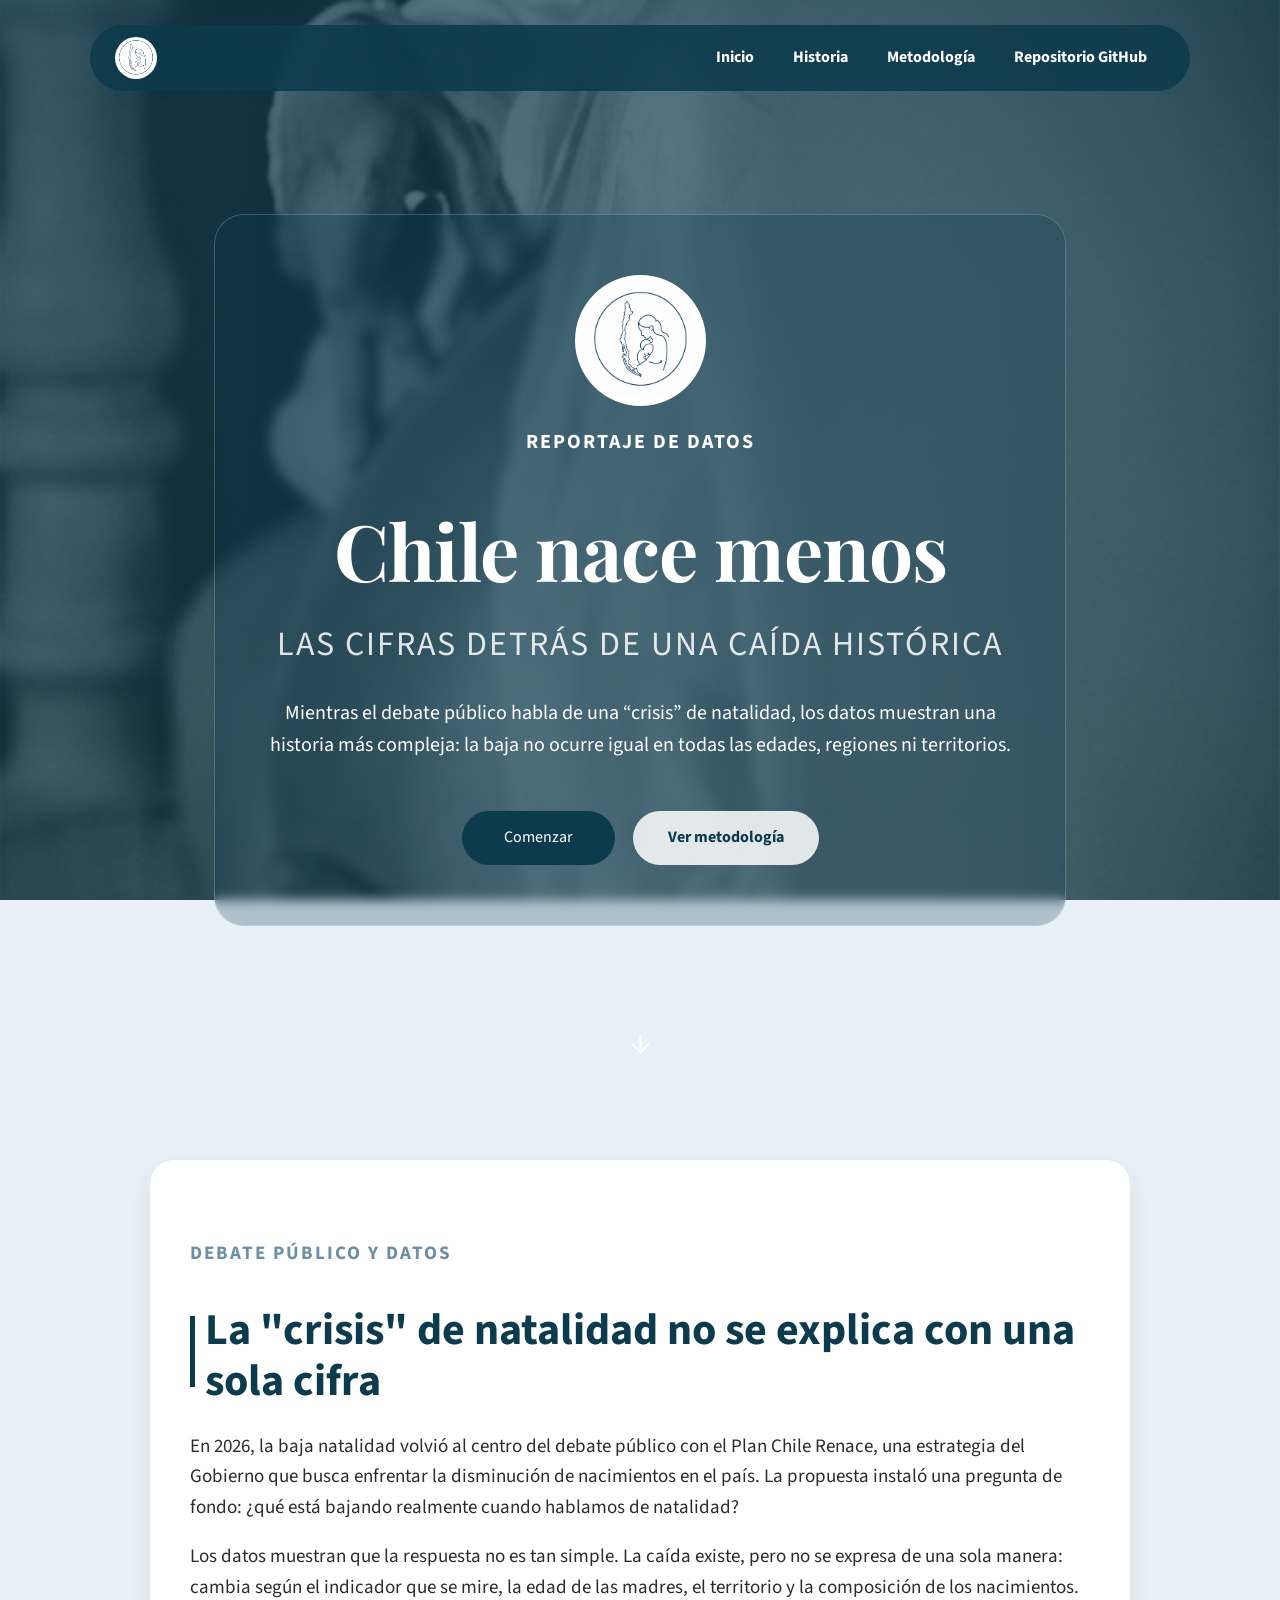
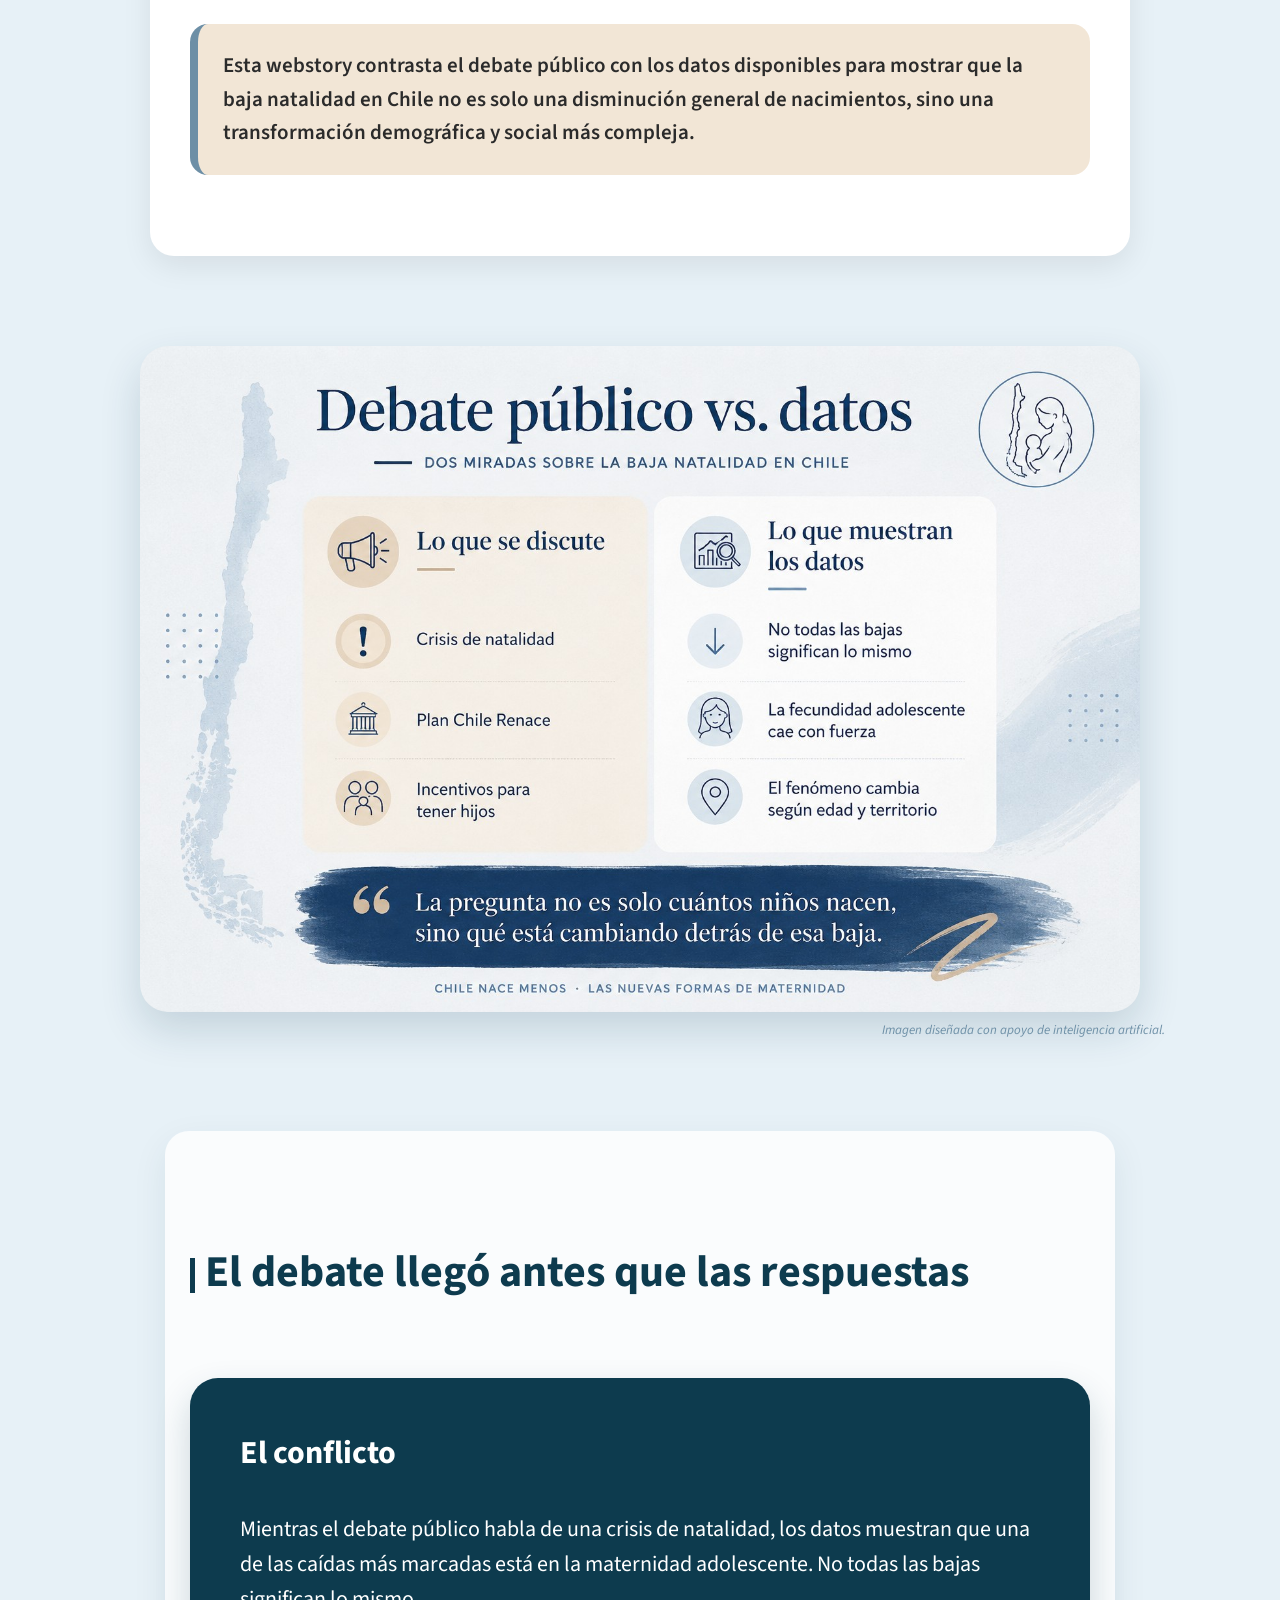
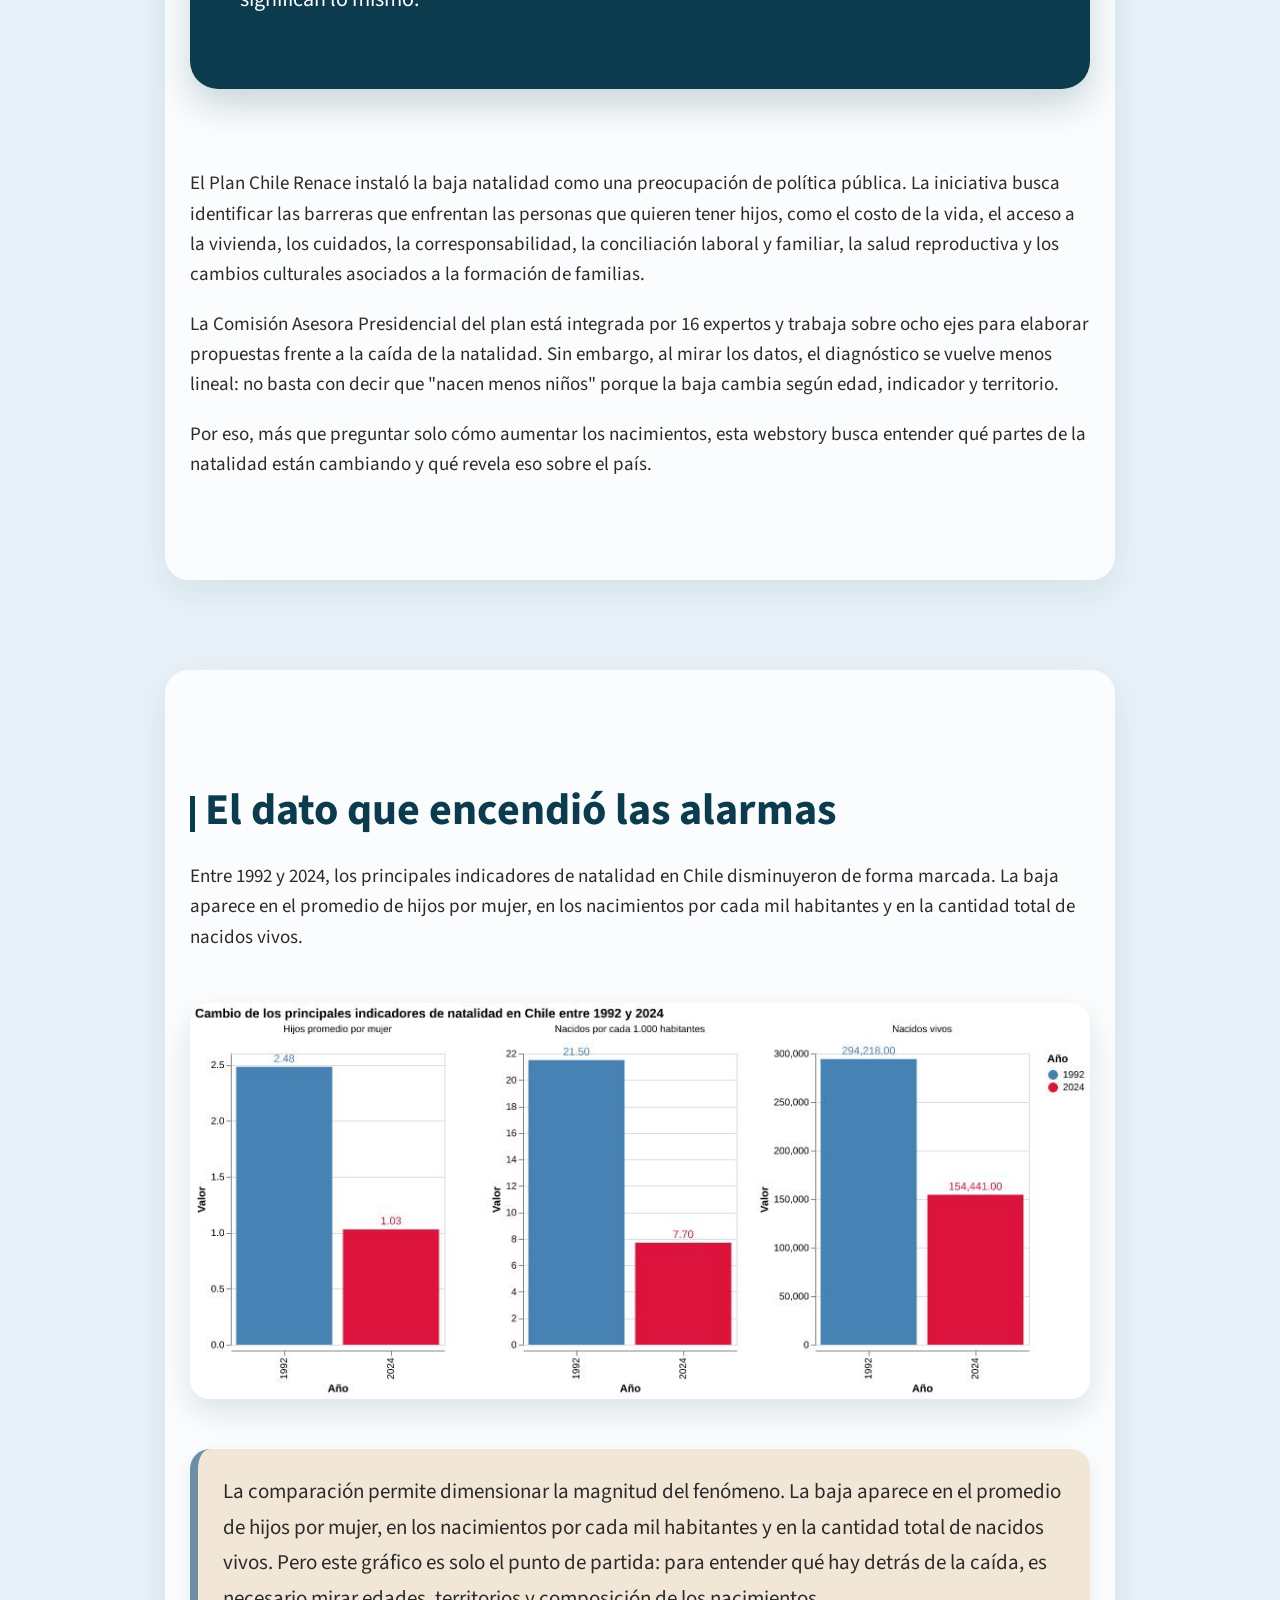
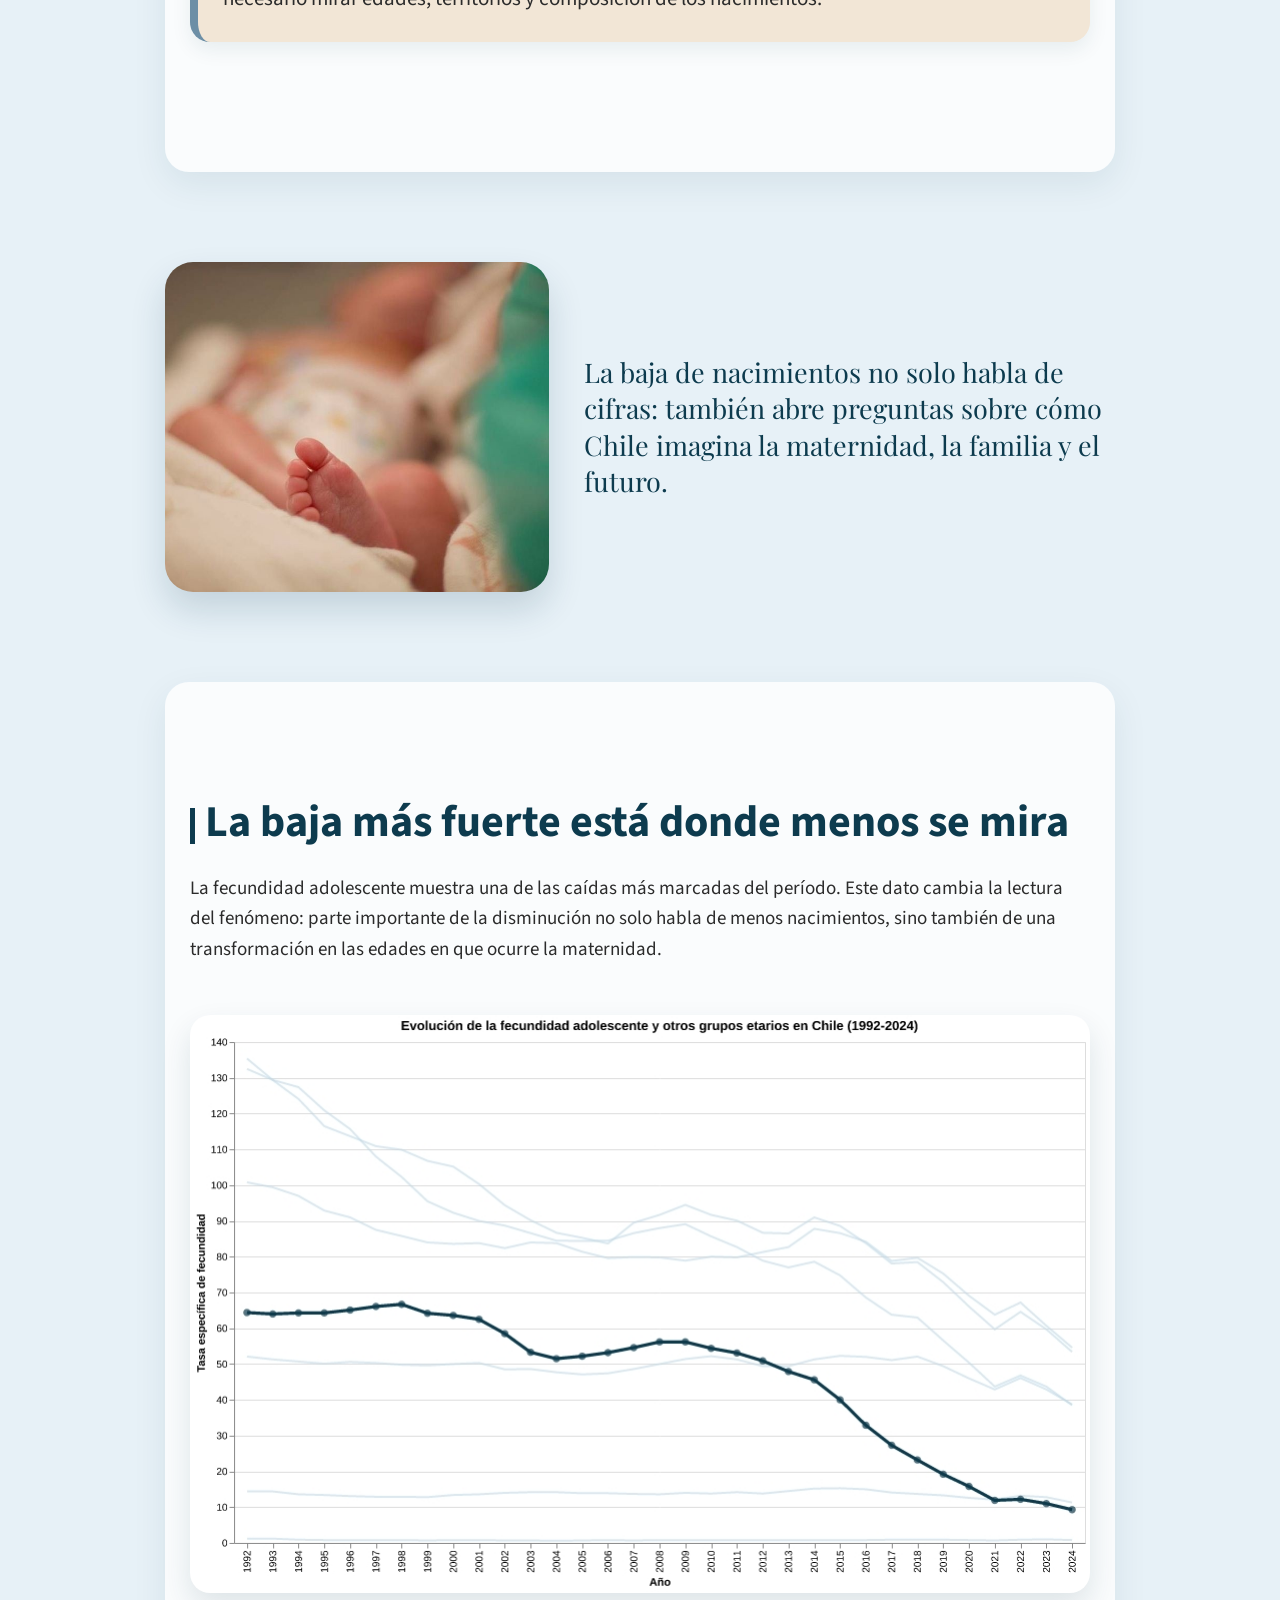
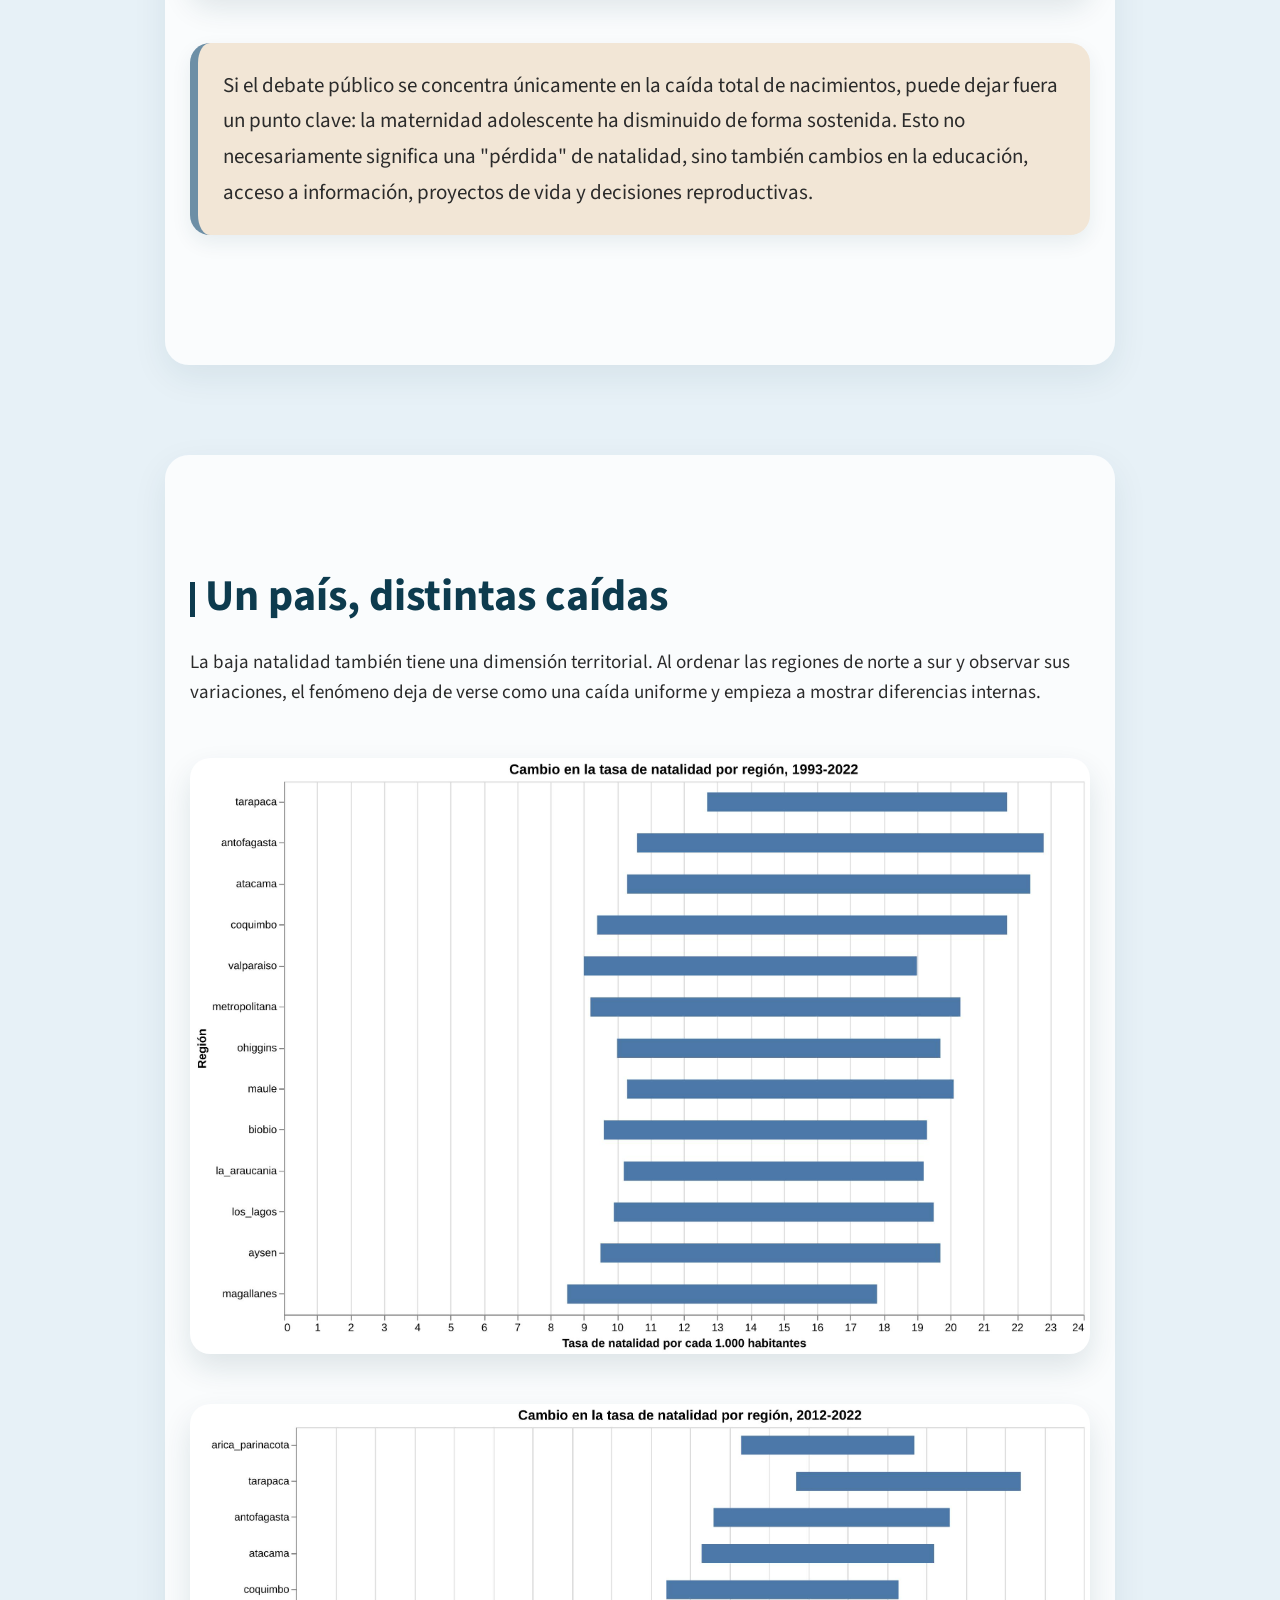
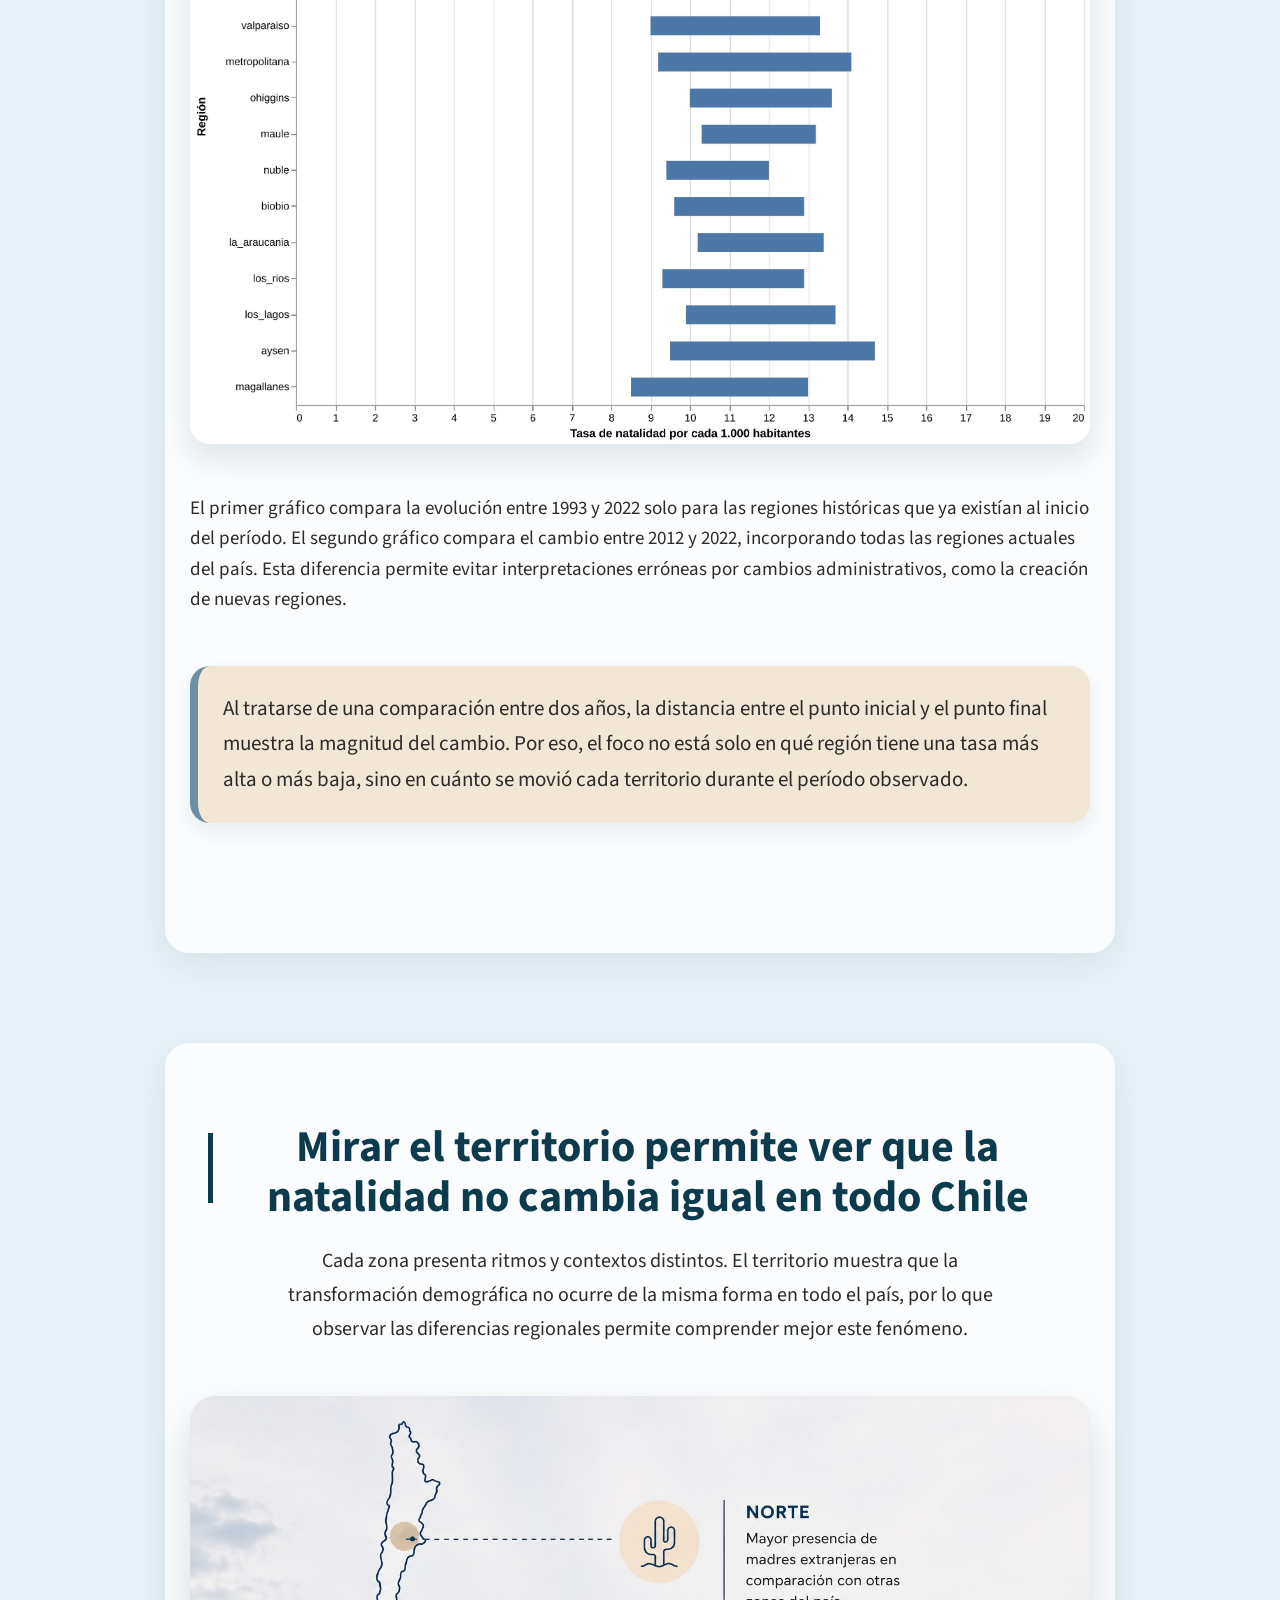
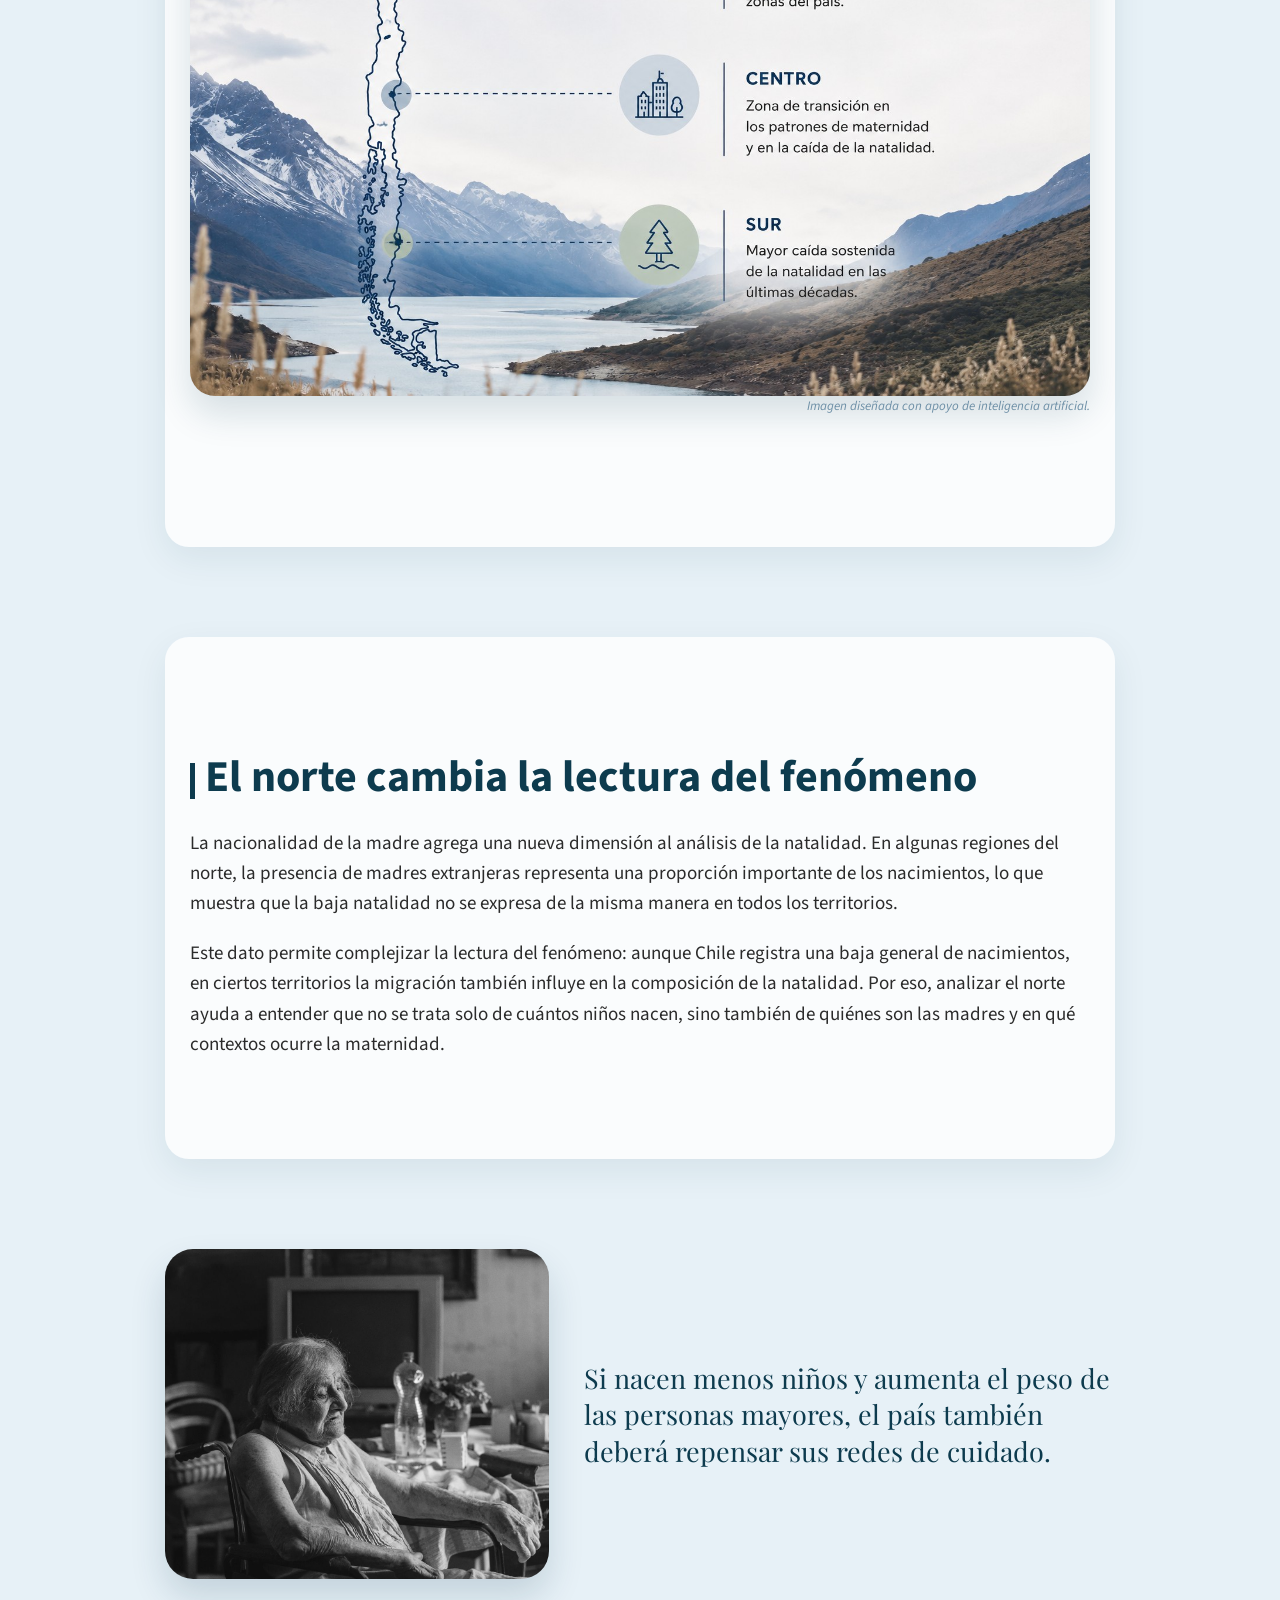
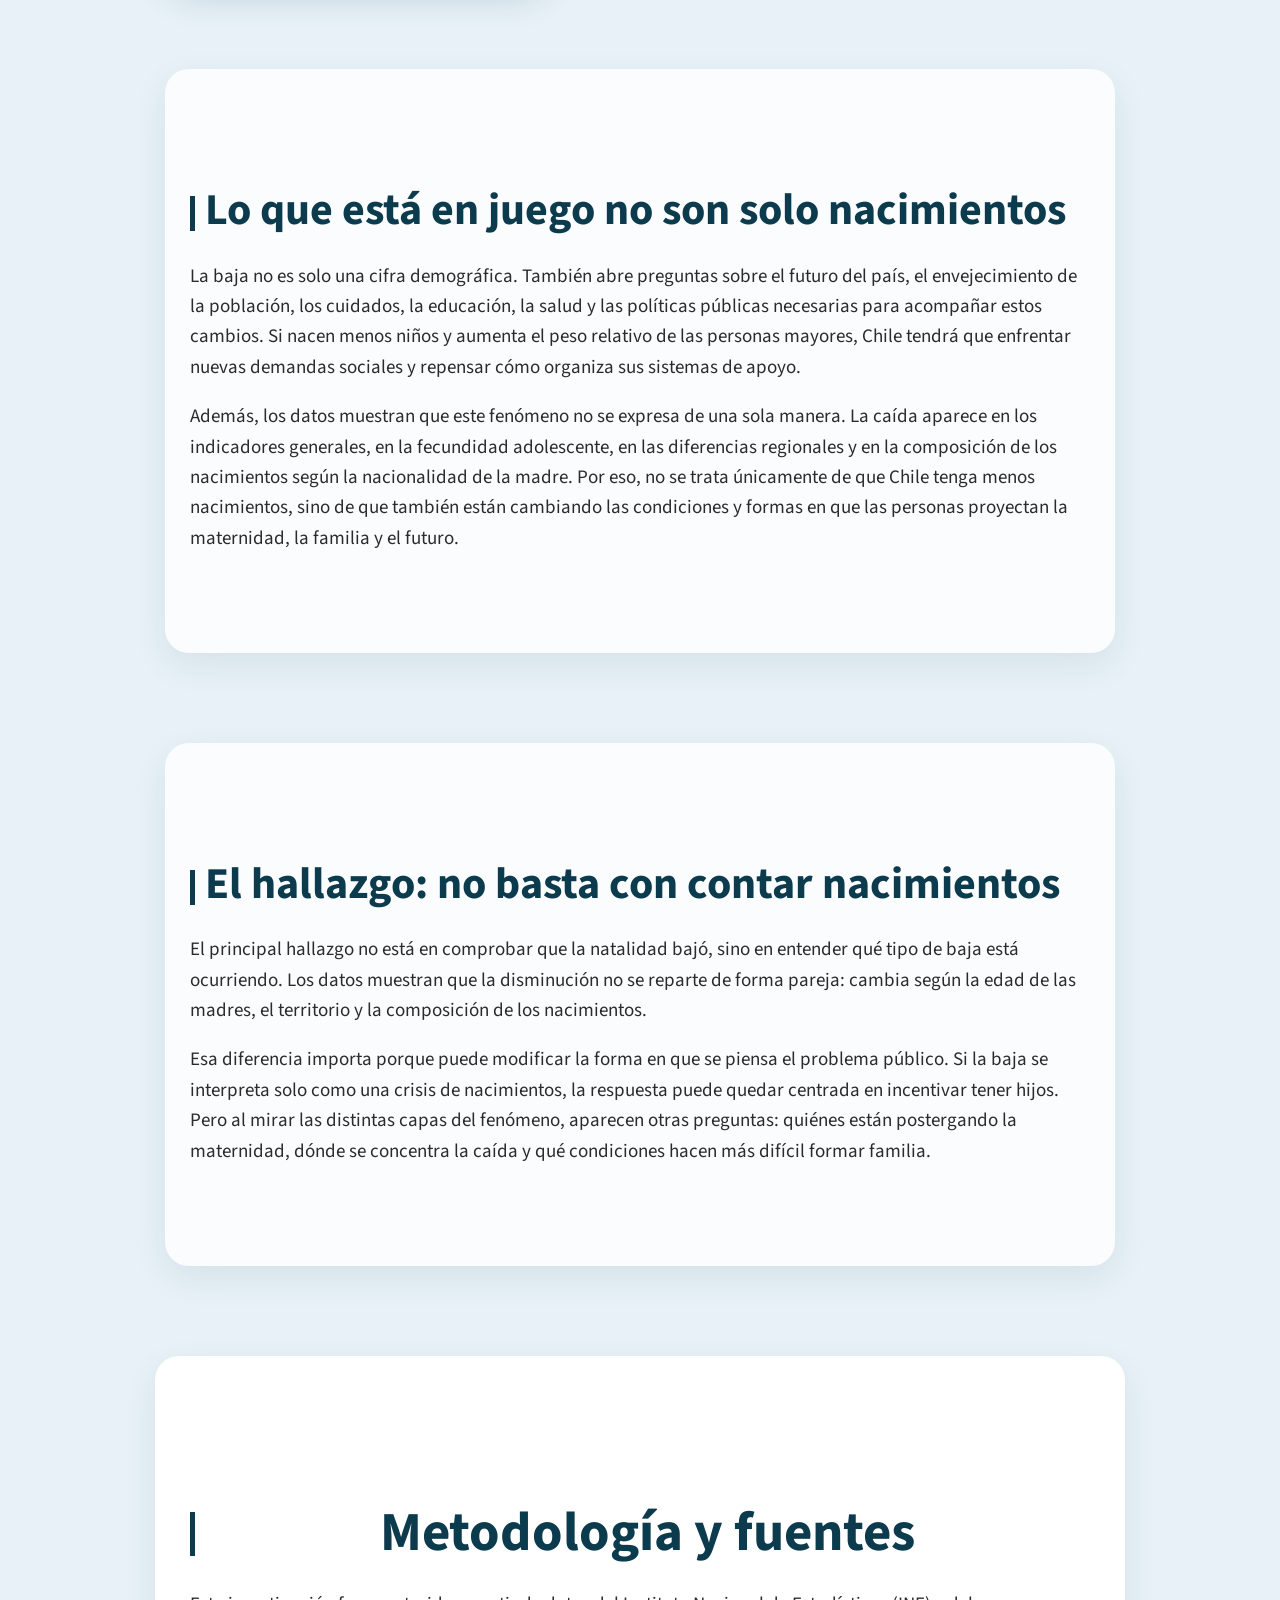
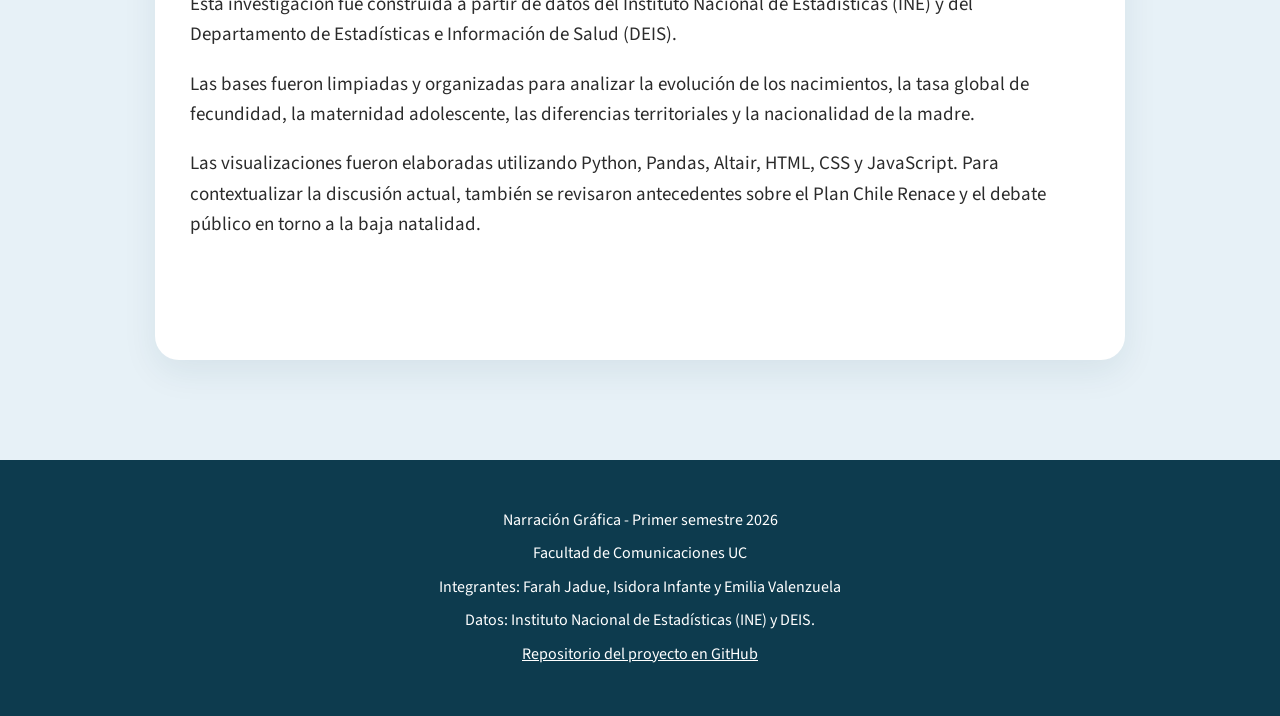
<file: docs/index.html>
<!DOCTYPE html>
<html lang="es">
<head>
    <meta charset="UTF-8">
    <meta name="viewport" content="width=device-width, initial-scale=1.0">
    <title>Chile nace menos</title>
    <link href="https://fonts.googleapis.com/css2?family=Playfair+Display:wght@600;700&family=Source+Sans+3:wght@300;400;600;700&display=swap" rel="stylesheet">
    <link rel="stylesheet" href="style.css">
    <link rel="icon" href="img/logo-fondo-blanco.jpg">
</head>


<body>

<div class="barra-progreso" id="barraProgreso"></div>

<header class="hero" id="inicio">

    <nav class="menu">
        <img class="logo-menu" src="img/logo-fondo-blanco.jpg" alt="Logo Chile nace menos">
        <div>
            <a href="#inicio">Inicio</a>
            <a href="#historia">Historia</a>
            <a href="#metodologia">Metodología</a>
            <a href="https://github.com/emiliavalenzuela/repo_proyecto_equipo-natalidad"
               target="_blank">
               Repositorio GitHub
            </a>
        </div>
    </nav>

    <div class="hero-contenido">
        <img class="logo-hero" src="img/logo-fondo-blanco.jpg" alt="Logo Chile nace menos">

        <p class="volanta">Reportaje de datos</p>
       
        <h1>Chile nace menos</h1>

        <h2>Las cifras detrás de una caída histórica</h2>
        
        <p class="bajada">
            Mientras el debate público habla de una “crisis” de natalidad, los datos muestran una historia más compleja: la baja no ocurre igual en todas las edades, regiones ni territorios.
        </p>
        
        <div class="botones-hero">
            <a href="#historia" class="boton">Comenzar</a>
            <a href="#metodologia" class="boton-secundario">Ver metodología</a>
        </div>
    </div>
</header>

<main id="historia">

 <section class="intro">
    <p class="volanta">Debate público y datos</p>
    
    <h2>La "crisis" de natalidad no se explica con una sola cifra</h2>
 
<p>
    En 2026, la baja natalidad volvió al centro del debate público con el Plan Chile Renace, una estrategia del Gobierno que busca enfrentar la disminución de nacimientos en el país. La propuesta instaló una pregunta de fondo: ¿qué está bajando realmente cuando hablamos de natalidad?
</p>

<p>
    Los datos muestran que la respuesta no es tan simple. La caída existe, pero no se expresa de una sola manera: cambia según el indicador que se mire, la edad de las madres, el territorio y la composición de los nacimientos. 
</p>

<p class="destacado">
    Esta webstory contrasta el debate público con los datos disponibles para mostrar que la baja natalidad en Chile no es solo una disminución general de nacimientos, sino una transformación demográfica y social más compleja.
</p>
</section>

<figure class="infografia">
    <img src="img/infografia.jpg" alt="Infografía sobre debate público y datos de la baja natalidad">
    
    <figcaption>
        Imagen diseñada con apoyo de inteligencia artificial.
    </figcaption>
    </figure>

<section>
    <h2>El debate llegó antes que las respuestas</h2>

    <div class="bloque-conflicto">
    <h3>El conflicto</h3>
    <p>
        Mientras el debate público habla de una crisis de natalidad, los datos muestran que una de las caídas más marcadas está en la maternidad adolescente. No todas las bajas significan lo mismo.
    </p>
</div>
    
    <p>
        El Plan Chile Renace instaló la baja natalidad como una preocupación de política pública. La iniciativa busca identificar las barreras que enfrentan las personas que quieren tener hijos, como el costo de la vida, el acceso a la vivienda, los cuidados, la corresponsabilidad, la conciliación laboral y familiar, la salud reproductiva y los cambios culturales asociados a la formación de familias.
    </p>

    <p>La Comisión Asesora Presidencial del plan está integrada por 16 expertos y trabaja sobre ocho ejes para elaborar propuestas frente a la caída de la natalidad. Sin embargo, al mirar los datos, el diagnóstico se vuelve menos lineal: no basta con decir que "nacen menos niños" porque la baja cambia según edad, indicador y territorio.</p>

    <p>
        Por eso, más que preguntar solo cómo aumentar los nacimientos, esta webstory busca entender qué partes de la natalidad están cambiando y qué revela eso sobre el país.
    </p>


</section>

<section>
    <h2>El dato que encendió las alarmas</h2>
    
    <p>Entre 1992 y 2024, los principales indicadores de natalidad en Chile disminuyeron de forma marcada. La baja aparece en el promedio de hijos por mujer,
        en los nacimientos por cada mil habitantes y en la cantidad total de nacidos vivos.</p>
    
        <img src="img/vis_03_comparacion_1992_2024.jpg" alt="Comparación de indicadores de natalidad en Chile entre 1992 y 2024">

<p class="lectura">
    La comparación permite dimensionar la magnitud del fenómeno. La baja aparece en el promedio de hijos por mujer, en los nacimientos por cada mil habitantes y en la cantidad total de nacidos vivos. Pero este gráfico es solo el punto de partida: para entender qué hay detrás de la caída, es necesario mirar edades, territorios y composición de los nacimientos.
</p>
</section>

<div class="bloque-foto-texto">
    <img src="img/foto-guagua.jpg" alt="Detalle de un recién nacido">
    <p>
        La baja de nacimientos no solo habla de cifras: también abre preguntas sobre cómo Chile imagina la maternidad, la familia y el futuro.
    </p>
</div>

<section> 
    <h2>La baja más fuerte está donde menos se mira</h2>
   
    <p>
        La fecundidad adolescente muestra una de las caídas más marcadas del período. Este dato cambia la lectura del fenómeno: parte importante de la disminución no solo habla de menos nacimientos, sino también de una transformación en las edades en que ocurre la maternidad.
    </p>
   
       <img src="img/fecundidad_adolescente_comparada.jpg" alt="Evolución de la fecundidad adolescente en Chile">

       <p class="lectura">
        Si el debate público se concentra únicamente en la caída total de nacimientos, puede dejar fuera un punto clave: la maternidad adolescente ha disminuido de forma sostenida. Esto no necesariamente significa una "pérdida" de natalidad, sino también cambios en la educación, acceso a información, proyectos de vida y decisiones reproductivas.
       </p>
</section>

<section>
    <h2>Un país, distintas caídas</h2>
    
    <p>
        La baja natalidad también tiene una dimensión territorial. Al ordenar las regiones de norte a sur y observar sus variaciones, el fenómeno deja de verse como una caída uniforme y empieza a mostrar diferencias internas.
    </p>
   <img src="img/grafico_rango_tasa_1993_2022.jpg" alt="Cambio en la tasa de natalidad por región entre 1993 y 2022">

   <img src="img/grafico_rango_tasa_2012_2022.jpg" alt="Cambio en la tasa de natalidad por región entre 2012 y 2022">
   
   <p>
    El primer gráfico compara la evolución entre 1993 y 2022 solo para las regiones históricas que ya existían al inicio del período. El segundo gráfico compara el cambio entre 2012 y 2022, incorporando todas las regiones actuales del país. Esta diferencia permite evitar interpretaciones erróneas por cambios administrativos, como la creación de nuevas regiones.
   </p>
  
   <p class="lectura">
        Al tratarse de una comparación entre dos años, la distancia entre el punto inicial y el punto final muestra la magnitud del cambio. Por eso, el foco no está solo en qué región tiene una tasa más alta o más baja, sino en cuánto se movió cada territorio durante el período observado.
    </p>

</section>

<section class="territorio">

    <h2>Mirar el territorio permite ver que la natalidad no cambia igual en todo Chile</h2>

    <p class="intro-territorio">
        Cada zona presenta ritmos y contextos distintos. El territorio muestra que la transformación demográfica no ocurre de la misma forma en todo el país, por lo que observar las diferencias regionales permite comprender mejor este fenómeno.
    </p>

    <figure>
        <img src="img/imagen-por-zona.jpg"
             alt="Cambios territoriales de la natalidad"
             class="imagen-territorio">

        <figcaption>Imagen diseñada con apoyo de inteligencia artificial.
        </figcaption>
    </figure>


</section>

<section>
    <h2>El norte cambia la lectura del fenómeno</h2>
    <p>
        La nacionalidad de la madre agrega una nueva dimensión al análisis de la natalidad. En algunas regiones del norte, la presencia de madres extranjeras representa una proporción importante de los nacimientos, lo que muestra que la baja natalidad no se expresa de la misma manera en todos los territorios.
    </p>

   <p>
    Este dato permite complejizar la lectura del fenómeno: aunque Chile registra una baja general de nacimientos, en ciertos territorios la migración también influye en la composición de la natalidad. Por eso, analizar el norte ayuda a entender que no se trata solo de cuántos niños nacen, sino también de quiénes son las madres y en qué contextos ocurre la maternidad.
   </p> 


</section>

<div class="bloque-foto-texto">
    <img src="img/foto-viejita.jpg" alt="Adulto mayor como símbolo del envejecimiento de la población">
    <p>
        Si nacen menos niños y aumenta el peso de las personas mayores, el país también deberá repensar sus redes de cuidado.
    </p>
</div>

<section>
    <h2>Lo que está en juego no son solo nacimientos</h2>
    
    <p>
       La baja no es solo una cifra demográfica. También abre preguntas sobre el futuro del país, el envejecimiento de la población, los cuidados, la educación, la salud y las políticas públicas necesarias para acompañar estos cambios. Si nacen menos niños y aumenta el peso relativo de las personas mayores, Chile tendrá que enfrentar nuevas demandas sociales y repensar cómo organiza sus sistemas de apoyo.
    </p>

    <p>
        Además, los datos muestran que este fenómeno no se expresa de una sola manera. La caída aparece en los indicadores generales, en la fecundidad adolescente, en las diferencias regionales y en la composición de los nacimientos según la nacionalidad de la madre. Por eso, no se trata únicamente de que Chile tenga menos nacimientos, sino de que también están cambiando las condiciones y formas en que las personas proyectan la maternidad, la familia y el futuro.
    </p>
        
</section>

<section>
    <h2>El hallazgo: no basta con contar nacimientos</h2>

    <p>
        El principal hallazgo no está en comprobar que la natalidad bajó, sino en entender qué tipo de baja está ocurriendo. Los datos muestran que la disminución no se reparte de forma pareja: cambia según la edad de las madres, el territorio y la composición de los nacimientos.
    </p>

    <p>
        Esa diferencia importa porque puede modificar la forma en que se piensa el problema público. Si la baja se interpreta solo como una crisis de nacimientos, la respuesta puede quedar centrada en incentivar tener hijos. Pero al mirar las distintas capas del fenómeno, aparecen otras preguntas: quiénes están postergando la maternidad, dónde se concentra la caída y qué condiciones hacen más difícil formar familia.
    </p>
</section>



<section id="metodologia" class="metodologia">

<h2>Metodología y fuentes</h2>
<p>
    Esta investigación fue construida a partir de datos del Instituto Nacional de Estadísticas (INE) y del Departamento de Estadísticas e Información de Salud (DEIS). 
</p>
<p>Las bases fueron limpiadas y organizadas para analizar la evolución de los nacimientos, la tasa global de fecundidad, la maternidad adolescente, las diferencias territoriales y la nacionalidad de la madre. 
</p>
<p> 
    Las visualizaciones fueron elaboradas utilizando Python, Pandas, Altair, HTML, CSS y JavaScript. Para contextualizar la discusión actual, también se revisaron antecedentes sobre el Plan Chile Renace y el debate público en torno a la baja natalidad.
</p>

</section> 

</main>






<footer>
    <P>Narración Gráfica - Primer semestre 2026</P>
    <p>Facultad de Comunicaciones UC</p>
    <p>Integrantes: Farah Jadue, Isidora Infante y Emilia Valenzuela</p>
    <p>Datos: Instituto Nacional de Estadísticas (INE) y DEIS.</p>

    <p>
        <a href="https://github.com/emiliavalenzuela/repo_proyecto_equipo-natalidad"
              target="_blank">
              Repositorio del proyecto en GitHub
        </a>
    </p>
    
</footer>

<script src="script.js"></script>
</body>
</html>
</file>
<file: docs/style.css>
body {
    margin: 0;
    font-family: 'Source Sans 3', Arial, sans-serif;
    background-color: #E7F1F7;
    color: #2B2B2B;
    line-height: 1.6;
}

.menu {
    background-color: #0D3B4E;
    padding: 12px 25px;
    display: flex;
    justify-content: center;
    align-items: center;
    gap: 25px;
    position: sticky;
    top: 0;
    z-index: 1000;
}

.menu a {
    color: white;
    text-decoration: none;
    margin: 0 18px;
    font-weight: bold;
}

.hero {
    min-height: 100vh;

    background: 
        linear-gradient(rgba(13,59,78,0.62), rgba(13,59,78,0.55)),
        url("img/guata-embarazada.jpg");

    background-size: cover;
    background-position: center;

    display:flex;
    flex-direction:column;
    justify-content:center;
    align-items:center;

    text-align:center;
    padding: 80px 40px;
    position:relative;

}

.hero h1 {
    color: white;;
    font-size: 66px;
    margin-bottom: 10px;
    letter-spacing: -1px;
    font-family: 'Playfair Display', serif;
    animation: aparecer 1.2s ease;
}

.hero h2 {
    color: white;
    font-size: 30px;
    font-weight: 400;
    opacity: 0.85;
    margin-bottom: 25px;
}

.hero p {
    color: white;
    max-width: 750px;
    margin: 0 auto 30px auto;
    font-size: 20px;
}

.volanta {
    color: #6D8FA6;
    text-transform: uppercase;
    letter-spacing: 2px;
    font-weight: bold;
}

.boton {
    background-color: #0D3B4E;
    color: white;
    padding: 14px 42px;
    text-decoration: none;
    border-radius: 50px;
    display: inline-block;
    margin-top: 20px;
    transition: all 0.3s ease;
}

.boton:hover {
    transform: translateY(-3px);
    background-color: #14546d;
}

section {
    max-width: 900px;
    margin: 0 auto;
    padding: 80px 25px;
}

.intro {
    background-color: white;
    margin-top: 60px;
    border-radius: 15px;
    padding: 60px 40px;
    box-shadow: 0 10px 30px rgba(0,0,0,0.08);
}

section h2 {
    color: #0D3B4E;
    font-size: 38px;
    margin-bottom: 25px;
    position: relative;
    padding-left: 15px;
}

section h2::before {
    content: '';
    position: absolute;
    left: 0;
    top: 10px;
    width: 5px;
    height: 70%;
    background-color: #0D3B4E;
}

section p {
    font-size: 19px;
}

img {
    width: 100%;
    max-width: 1000px;
    display: block;
    margin: 50px auto;
    border-radius: 20px;
    transition: transform 0.4s ease;
}

iframe {
    width: 100%;
    height: 520px;
    border: none;
    background-color: white;
    margin-top: 35px;
    border-radius: 10px;
}

.lectura {
    background-color: rgba(242,230,214,0.7);
    padding: 25px;
    border-radius: 20px;
    margin: 50px auto;
    max-width: 850px;
    position: relative;
}

.metodologia {
    background-color: white;
    padding: 100px 35px;
    margin-top: 80px;
    margin-bottom: 100px;
    border-radius: 15px;
}

.metodologia h2 {
    font-size: 55px;
    text-align: center;
}

footer {
    background-color: #0D3B4E;
    color: white;
    text-align: center;
    padding: 40px 20px;
}

footer p {
    margin: 8px;
}

@media (max-width: 700px) {
    .hero h1 {
        font-size: 42px;
    }

    .hero h2 {
        font-size: 28px;
    }

    section h2 {
        font-size: 30px;
    }

    iframe {
        height: 400px;
    }

    .menu a {
        display: block;
        margin: 10px 0;
    }
}


@keyframes aparecer {

    from {
        opacity:0;
        transform:translateY(40px);
    }

    to {
        opacity:1;
        transform:translateY(0);
    }
}

.logo-portada {
    width: 160px;
    margin-bottom: 25px;
    border-radius: 0;
}

.intro,
.metodologia,
section {
    border-radius: 24px;
}

section {
    background-color: rgba(255,255,255,0.78);
    box-shadow: 0 12px 35px rgba(13,59,78,0.08);
    margin-top: 90px;
    margin-bottom: 90px;
}

.lectura {
    background-color: #F2E6D6;
    border-left: 8px solid #6D8FA6;
    box-shadow: 0 8px 20px rgba(13,59,78,0.08);
}

.dato-destacado {
    background-color: #0D3B4E;
    color: white;
    padding: 45px;
    border-radius: 24px;
    text-align: center;
    font-size: 28px;
    font-weight: bold;
    margin: 80px auto;
    max-width: 850px;
}

.sabias-que {
    background-color: #BBD7E6;
    border-radius: 24px;
    padding: 35px;
    margin: 60px auto;
    max-width: 850px;
    border: 2px solid #6D8FA6;
}

.sabias-que h3 {
    color: #0D3B4E;
    font-size: 26px;
    margin-top: 0;
}

.imagen-apoyo {
    max-width: 720px;
    border-radius: 28px;
    box-shadow: 0 18px 35px rgba(13,59,78,0.15);
}

img,
iframe {
    box-shadow: 0 14px 30px rgba(13,59,78,0.12);
    background-color: white;
}

.aparece {
    opacity: 0;
    transform: translateY(35px);
    transition: all 0.8s ease;
}

.aparece.visible {
    opacity: 1;
    transform: translateY(0);
}

.hero::after {
    content: "↓";
    position: absolute;
    bottom: 30px;
    color: white;
    font-size: 34px;
    animation: bajar 1.5s infinite;
}

@keyframes bajar {
    0% { transform: translateY(0); opacity: 0.6; }
    50% { transform: translateY(10px); opacity: 1; }
    100% { transform: translateY(0); opacity: 0.6; }
}

.hero-contenido {
    max-width: 900px;
    padding: 40px;
    border-radius: 28px;
    background-color: rgba(13, 59, 78, 0.18);
}

.bajada {
    font-size: 22px;
    line-height: 1.6;
}

.destacado {
    background-color: #F2E6D6;
    border-left: 8px solid #6D8FA6;
    padding: 25px;
    border-radius: 18px;
    font-weight: 600;
}

.separador-visual img {
    max-height: 520px;
    object-fit: cover;
}

section:hover {
    transform: translateY(-3px);
    transition: 0.3s ease;
}

.barra-progreso {
    position: fixed;
    top: 0;
    left: 0;
    height: 6px;
    background-color: #F2E6D6;
    width: 0%;
    z-index: 3000;
}

.logo-hero {
    width: 130px;
    max-width: 130px;
    margin: 0 auto 25px auto;
    border-radius: 50%;
    box-shadow: none;
    background: transparent;
}

.hero-contenido {
    backdrop-filter: blur(2px);
    border: 1px solid rgba(255,255,255,0.25);
}

section {
    position: relative;
}

section h2 {
    font-size: 44px;
    line-height: 1.15;
}

.lectura {
    font-size: 21px;
    line-height: 1.7;
}

.separador-visual {
    max-width: 900px;
    margin: 30px auto 10px auto;
    padding: 0 25px;
}

.separador-visual img {
    width: 70%;
    max-height: 360px;
    object-fit: cover;
    border-radius: 28px;
    box-shadow: 0 15px 35px rgba(13,59,78,0.14);
}

.separador-visual:nth-of-type(even) img {
    margin-left: 0;
}

.separador-visual:nth-of-type(odd) img {
    margin-right: 0;
}

.destacado {
    font-size: 21px;
}

.bloque-conflicto {
    background-color: #0D3B4E;
    color: white;
    padding: 50px;
    border-radius: 28px;
    max-width: 850px;
    margin: 80px auto;
    box-shadow: 0 16px 35px rgba(13,59,78,0.2);
}

.bloque-conflicto h3 {
    font-size: 32px;
    margin-top: 0;
    color: white;
}

.bloque-conflicto p {
    font-size: 22px;
}

@media (max-width: 700px) {
    .separador-visual img {
        width: 100%;
    }

    section h2 {
        font-size: 34px;
    }

    .logo-hero {
        width: 100px;
        max-width: 100px;
    }
}

.infografia {
    max-width: 1050px;
    margin: 70px auto 30px auto;
    padding: 0 25px;
}

.infografia img {
    width: 100%;
    border-radius: 28px;
    box-shadow: 0 18px 40px rgba(13,59,78,0.16);
}

.bloque-foto-texto {
    max-width: 950px;
    margin: 70px auto;
    padding: 0 25px;
    display: flex;
    gap: 35px;
    align-items: center;
}

.bloque-foto-texto.invertido {
    flex-direction: row-reverse;
}

.bloque-foto-texto img {
    width: 42%;
    margin: 0;
    max-height: 330px;
    object-fit: cover;
    border-radius: 28px;
    box-shadow: 0 18px 35px rgba(13,59,78,0.16);
}

.bloque-foto-texto p {
    width: 58%;
    font-size: 27px;
    line-height: 1.35;
    color: #0D3B4E;
    font-family: 'Playfair Display', serif;
    margin: 0;
}

@media (max-width: 700px) {
    .bloque-foto-texto,
    .bloque-foto-texto.invertido {
        display: block;
    }

    .bloque-foto-texto img,
    .bloque-foto-texto p {
        width: 100%;
    }

    .bloque-foto-texto p {
        margin-top: 22px;
        font-size: 24px;
    }
}

.menu {
    width: 90%;
    max-width: 1050px;
    position: absolute;
    top: 25px;
    left: 50%;
    transform: translateX(-50%);
    border-radius: 50px;
    justify-content: space-between;
    background-color: rgba(13,59,78,0.88);
    backdrop-filter: blur(6px);
}

.logo-menu {
    width: 42px;
    height: 42px;
    margin: 0;
    border-radius: 50%;
    box-shadow: none;
}

.hero {
    min-height: 100vh;
    padding-top: 120px;

    background:
        linear-gradient(rgba(13,59,78,0.70), rgba(13,59,78,0.58)),
        url("img/guata-embarazada.jpg");

    background-size: cover;
    background-position: center;
    background-attachment: fixed;
}

.hero-contenido {
    max-width: 850px;
    padding: 60px 50px;
    background-color: rgba(13,59,78,0.26);
    backdrop-filter: blur(6px);
    border: 1px solid rgba(255,255,255,0.20);
    border-radius: 30px;
}

.logo-hero {
    width: 115px;
    max-width: 115px;
    margin: 0 auto 20px auto;
    border-radius: 50%;
    box-shadow: none;
    background-color: white;
    padding: 8px;
}

.hero h1 {
    font-size: 78px;
    margin: 0;
}

.hero h2 {
    font-size: 34px;
    margin-top: 5px;
    margin-bottom: 25px;
    font-family: 'Source Sans 3', Arial, sans-serif;
    text-transform: uppercase;
    letter-spacing: 2px;
}

.botones-hero {
    display: flex;
    justify-content: center;
    gap: 18px;
    flex-wrap: wrap;
}

.boton-secundario {
    background-color: rgba(255,255,255,0.85);
    color: #0D3B4E;
    padding: 14px 35px;
    text-decoration: none;
    border-radius: 50px;
    display: inline-block;
    margin-top: 20px;
    font-weight: bold;
    transition: all 0.3s ease;
}

.boton-secundario:hover {
    transform: translateY(-3px);
    background-color: white;
}

.territorio{

    text-align:center;

}

.territorio h2{

    max-width:850px;
    margin:auto;
    margin-bottom:20px;

}

.intro-territorio{

    max-width:760px;
    margin:0 auto 45px auto;
    font-size:20px;
    line-height:1.7;

}

.imagen-territorio{

    width:100%;
    max-width:1100px;

    display:block;
    margin:auto;

    border-radius:25px;

    box-shadow:0 18px 35px rgba(13,59,78,.15);

}

figure {
    margin: 50px auto;
    max-width: 1000px;
}

figure img {
    margin-bottom: 8px;
}

figcaption {
    font-size: 13px;
    color: #6D8FA6;
    text-align: right;
    font-style: italic;
}

footer a {
    color: white;
    text-decoration: underline;
}

footer a:hover {
    color: #BBD7E6;
}
</file>
